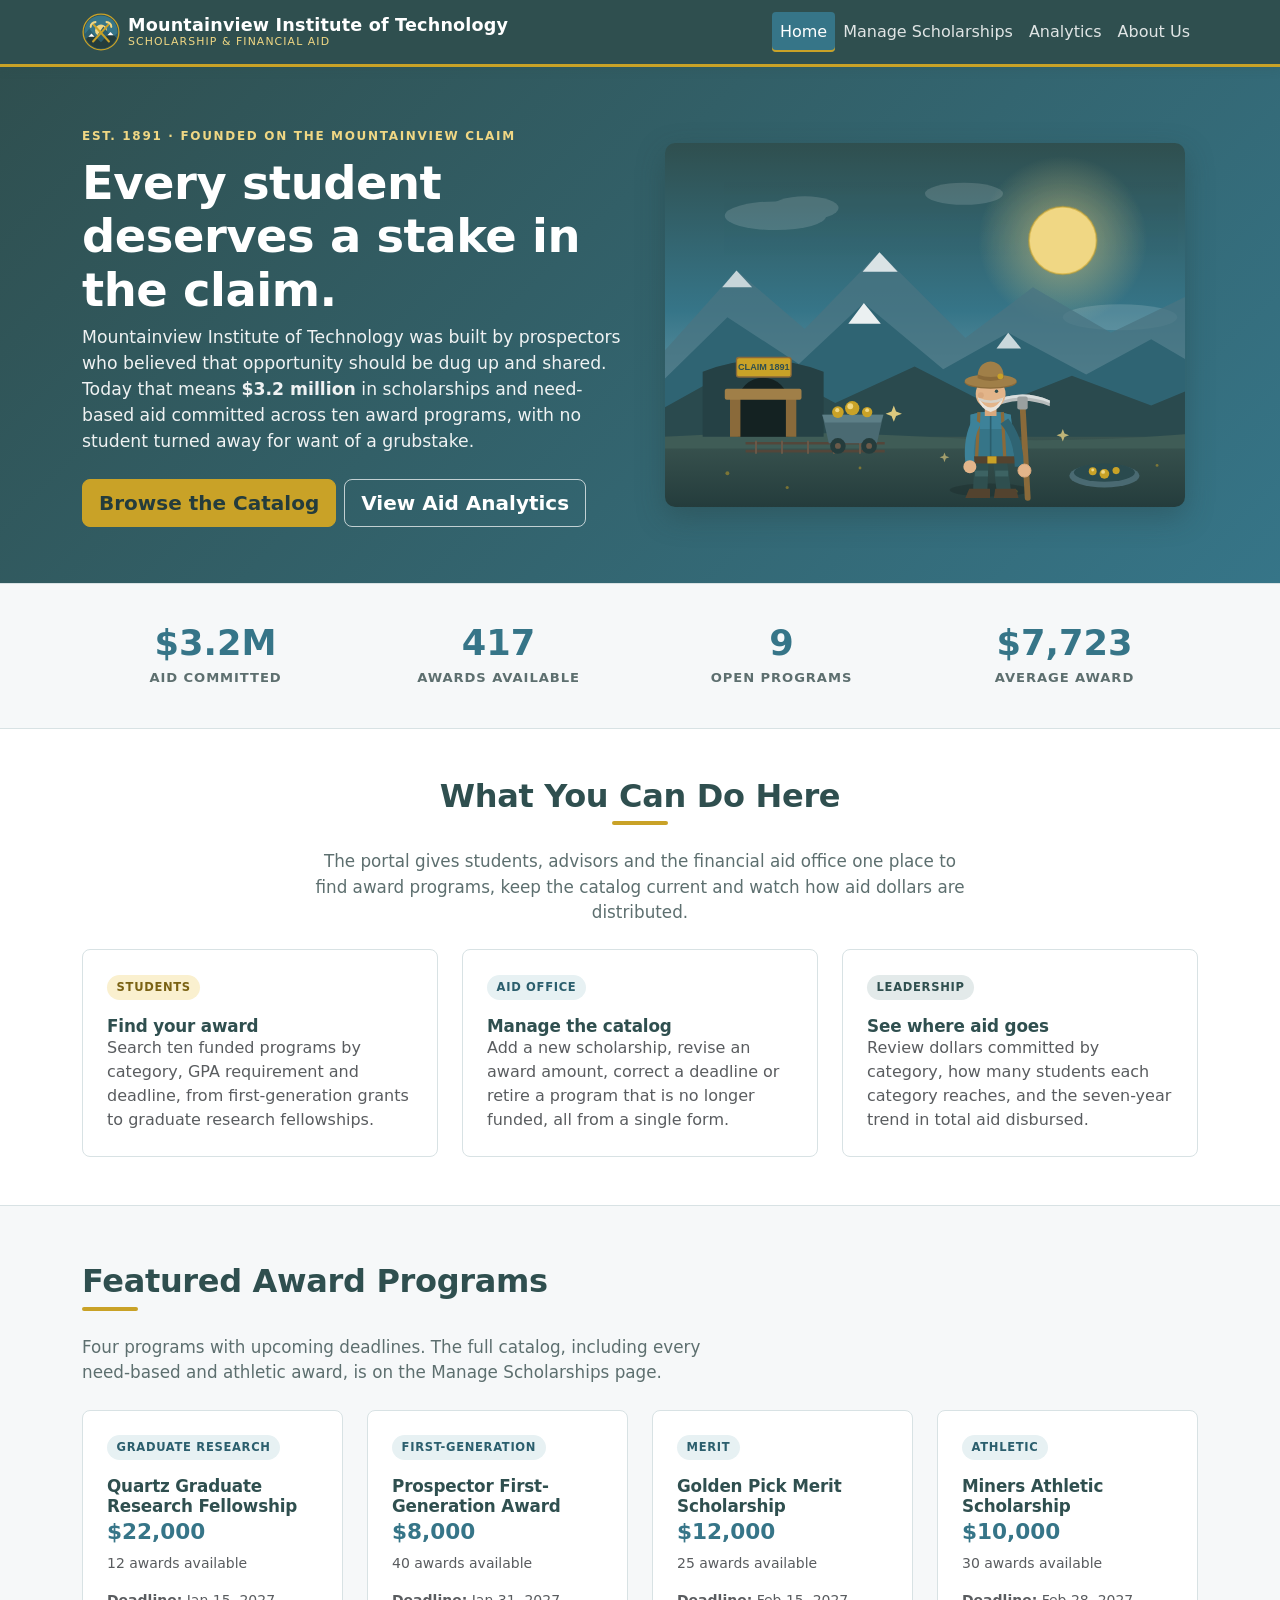
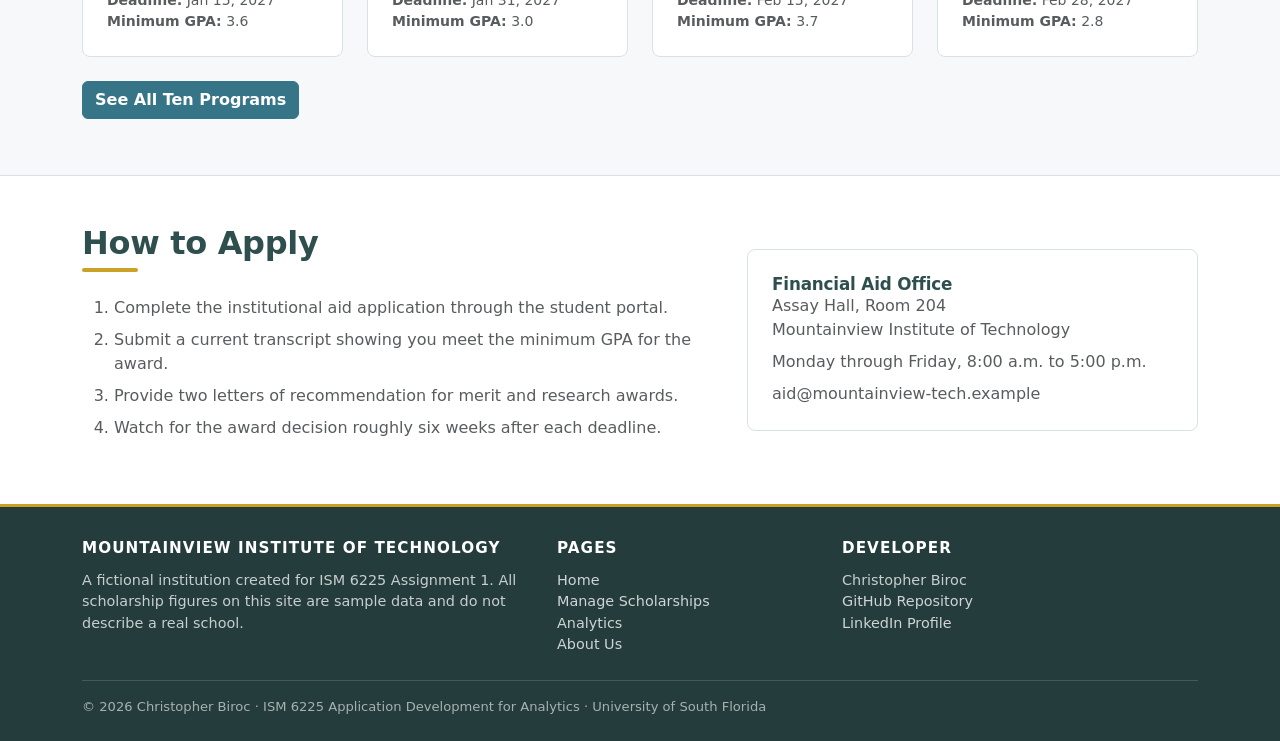
<file: index.html>
<!DOCTYPE html>
<html lang="en">

<head>
  <meta charset="utf-8">
  <meta name="viewport" content="width=device-width, initial-scale=1">
  <meta name="description" content="Scholarship and financial aid portal for Mountainview Institute of Technology. Browse award programs, manage the catalog and review aid analytics.">
  <meta name="author" content="Christopher Biroc">
  <title>Home | Mountainview Institute of Technology Scholarship Portal</title>

  <link rel="icon" href="img/logo.svg" type="image/svg+xml">
  <link rel="stylesheet" href="https://cdnjs.cloudflare.com/ajax/libs/bootstrap/5.3.3/css/bootstrap.min.css">
  <link rel="stylesheet" href="css/main.css">
</head>

<body>

  <!-- ====================== NAVIGATION (identical on every page) ====================== -->
  <nav class="navbar navbar-expand-lg navbar-dark mit-navbar sticky-top">
    <div class="container">
      <a class="navbar-brand d-flex align-items-center gap-2" href="index.html">
        <img src="img/logo.svg" alt="" class="brand-mark" width="38" height="38">
        <span class="brand-name">
          Mountainview Institute of Technology
          <span class="brand-sub">Scholarship &amp; Financial Aid</span>
        </span>
      </a>

      <button class="navbar-toggler" type="button" data-bs-toggle="collapse" data-bs-target="#mainNav"
              aria-controls="mainNav" aria-expanded="false" aria-label="Toggle navigation">
        <span class="navbar-toggler-icon"></span>
      </button>

      <div class="collapse navbar-collapse" id="mainNav">
        <ul class="navbar-nav ms-auto mb-2 mb-lg-0">
          <li class="nav-item"><a class="nav-link" href="index.html">Home</a></li>
          <li class="nav-item"><a class="nav-link" href="managescholarships.html">Manage Scholarships</a></li>
          <li class="nav-item"><a class="nav-link" href="analytics.html">Analytics</a></li>
          <li class="nav-item"><a class="nav-link" href="aboutus.html">About Us</a></li>
        </ul>
      </div>
    </div>
  </nav>

  <main>

    <!-- ====================== HERO ====================== -->
    <section class="hero">
      <div class="container">
        <div class="row align-items-center g-4">
          <div class="col-lg-6">
            <span class="hero-eyebrow">Est. 1891 &middot; Founded on the Mountainview Claim</span>
            <h1>Every student deserves a stake in the claim.</h1>
            <p class="mb-4">
              Mountainview Institute of Technology was built by prospectors who believed that
              opportunity should be dug up and shared. Today that means
              <strong>$3.2 million</strong> in scholarships and need-based aid committed across
              ten award programs, with no student turned away for want of a grubstake.
            </p>
            <div class="d-flex flex-wrap gap-2">
              <a href="managescholarships.html" class="btn btn-mit btn-lg">Browse the Catalog</a>
              <a href="analytics.html" class="btn btn-outline-light btn-lg btn-mit-outline">View Aid Analytics</a>
            </div>
          </div>

          <div class="col-lg-6 text-center">
            <img src="img/hero-miner.svg"
                 alt="A gold prospector with a pickaxe standing outside the Mountainview mine entrance in the mountains"
                 class="hero-art" width="800" height="560">
          </div>
        </div>
      </div>
    </section>

    <!-- ====================== KEY NUMBERS ====================== -->
    <section class="stat-band">
      <div class="container">
        <div class="row row-cols-2 row-cols-md-4 g-3">
          <div class="col">
            <div class="stat-tile">
              <div class="stat-value" id="statCommitted">&mdash;</div>
              <div class="stat-label">Aid Committed</div>
            </div>
          </div>
          <div class="col">
            <div class="stat-tile">
              <div class="stat-value" id="statAwards">&mdash;</div>
              <div class="stat-label">Awards Available</div>
            </div>
          </div>
          <div class="col">
            <div class="stat-tile">
              <div class="stat-value" id="statPrograms">&mdash;</div>
              <div class="stat-label">Open Programs</div>
            </div>
          </div>
          <div class="col">
            <div class="stat-tile">
              <div class="stat-value" id="statAverage">&mdash;</div>
              <div class="stat-label">Average Award</div>
            </div>
          </div>
        </div>
      </div>
    </section>

    <!-- ====================== WHAT THIS PORTAL DOES ====================== -->
    <section class="container py-5">
      <h2 class="section-title text-center">What You Can Do Here</h2>
      <p class="lead-muted mx-auto text-center mb-4">
        The portal gives students, advisors and the financial aid office one place to find
        award programs, keep the catalog current and watch how aid dollars are distributed.
      </p>

      <div class="row g-4">
        <div class="col-md-4">
          <div class="mit-card p-4 h-100">
            <span class="pill pill-gold mb-3">Students</span>
            <h3 class="card-title">Find your award</h3>
            <p class="text-muted mb-0">
              Search ten funded programs by category, GPA requirement and deadline, from
              first-generation grants to graduate research fellowships.
            </p>
          </div>
        </div>

        <div class="col-md-4">
          <div class="mit-card p-4 h-100">
            <span class="pill mb-3">Aid Office</span>
            <h3 class="card-title">Manage the catalog</h3>
            <p class="text-muted mb-0">
              Add a new scholarship, revise an award amount, correct a deadline or retire a
              program that is no longer funded, all from a single form.
            </p>
          </div>
        </div>

        <div class="col-md-4">
          <div class="mit-card p-4 h-100">
            <span class="pill pill-slate mb-3">Leadership</span>
            <h3 class="card-title">See where aid goes</h3>
            <p class="text-muted mb-0">
              Review dollars committed by category, how many students each category reaches,
              and the seven-year trend in total aid disbursed.
            </p>
          </div>
        </div>
      </div>
    </section>

    <!-- ====================== FEATURED SCHOLARSHIPS ====================== -->
    <section class="stat-band">
      <div class="container py-4">
        <h2 class="section-title">Featured Award Programs</h2>
        <p class="lead-muted mb-4">
          Four programs with upcoming deadlines. The full catalog, including every
          need-based and athletic award, is on the Manage Scholarships page.
        </p>

        <div class="row g-4" id="featuredCards">
          <!-- Cards are generated by js/home.js from the shared dataset -->
        </div>

        <div class="mt-4">
          <a href="managescholarships.html" class="btn btn-teal">See All Ten Programs</a>
        </div>
      </div>
    </section>

    <!-- ====================== DEADLINE NOTE ====================== -->
    <section class="container py-5">
      <div class="row g-4 align-items-center">
        <div class="col-md-7">
          <h2 class="section-title">How to Apply</h2>
          <ol class="text-muted">
            <li class="mb-2">Complete the institutional aid application through the student portal.</li>
            <li class="mb-2">Submit a current transcript showing you meet the minimum GPA for the award.</li>
            <li class="mb-2">Provide two letters of recommendation for merit and research awards.</li>
            <li class="mb-0">Watch for the award decision roughly six weeks after each deadline.</li>
          </ol>
        </div>
        <div class="col-md-5">
          <div class="mit-card p-4 h-100">
            <h3 class="card-title">Financial Aid Office</h3>
            <p class="text-muted mb-2">Assay Hall, Room 204<br>Mountainview Institute of Technology</p>
            <p class="text-muted mb-2">Monday through Friday, 8:00 a.m. to 5:00 p.m.</p>
            <p class="text-muted mb-0">aid@mountainview-tech.example</p>
          </div>
        </div>
      </div>
    </section>

  </main>

  <!-- ====================== FOOTER (identical on every page) ====================== -->
  <footer class="mit-footer">
    <div class="container">
      <div class="row g-4">
        <div class="col-md-5">
          <h5>Mountainview Institute of Technology</h5>
          <p class="mb-0">
            A fictional institution created for ISM 6225 Assignment 1. All scholarship
            figures on this site are sample data and do not describe a real school.
          </p>
        </div>

        <div class="col-md-3">
          <h5>Pages</h5>
          <ul class="list-unstyled mb-0">
            <li><a href="index.html">Home</a></li>
            <li><a href="managescholarships.html">Manage Scholarships</a></li>
            <li><a href="analytics.html">Analytics</a></li>
            <li><a href="aboutus.html">About Us</a></li>
          </ul>
        </div>

        <div class="col-md-4">
          <h5>Developer</h5>
          <ul class="list-unstyled mb-0">
            <li>Christopher Biroc</li>
            <li><a href="https://github.com/cbirocUSF/Assignment_LookAndFeel" target="_blank" rel="noopener">GitHub Repository</a></li>
            <li><a href="https://www.linkedin.com/in/christopherbiroc" target="_blank" rel="noopener">LinkedIn Profile</a></li>
          </ul>
        </div>
      </div>

      <div class="footer-note">
        &copy; <span id="footerYear">2026</span> Christopher Biroc &middot; ISM 6225 Application Development for Analytics &middot; University of South Florida
      </div>
    </div>
  </footer>

  <!-- ====================== SCRIPTS ====================== -->
  <script src="https://cdnjs.cloudflare.com/ajax/libs/bootstrap/5.3.3/js/bootstrap.bundle.min.js"></script>
  <script src="js/data.js"></script>
  <script src="js/main.js"></script>
  <script src="js/home.js"></script>
</body>

</html>
</file>
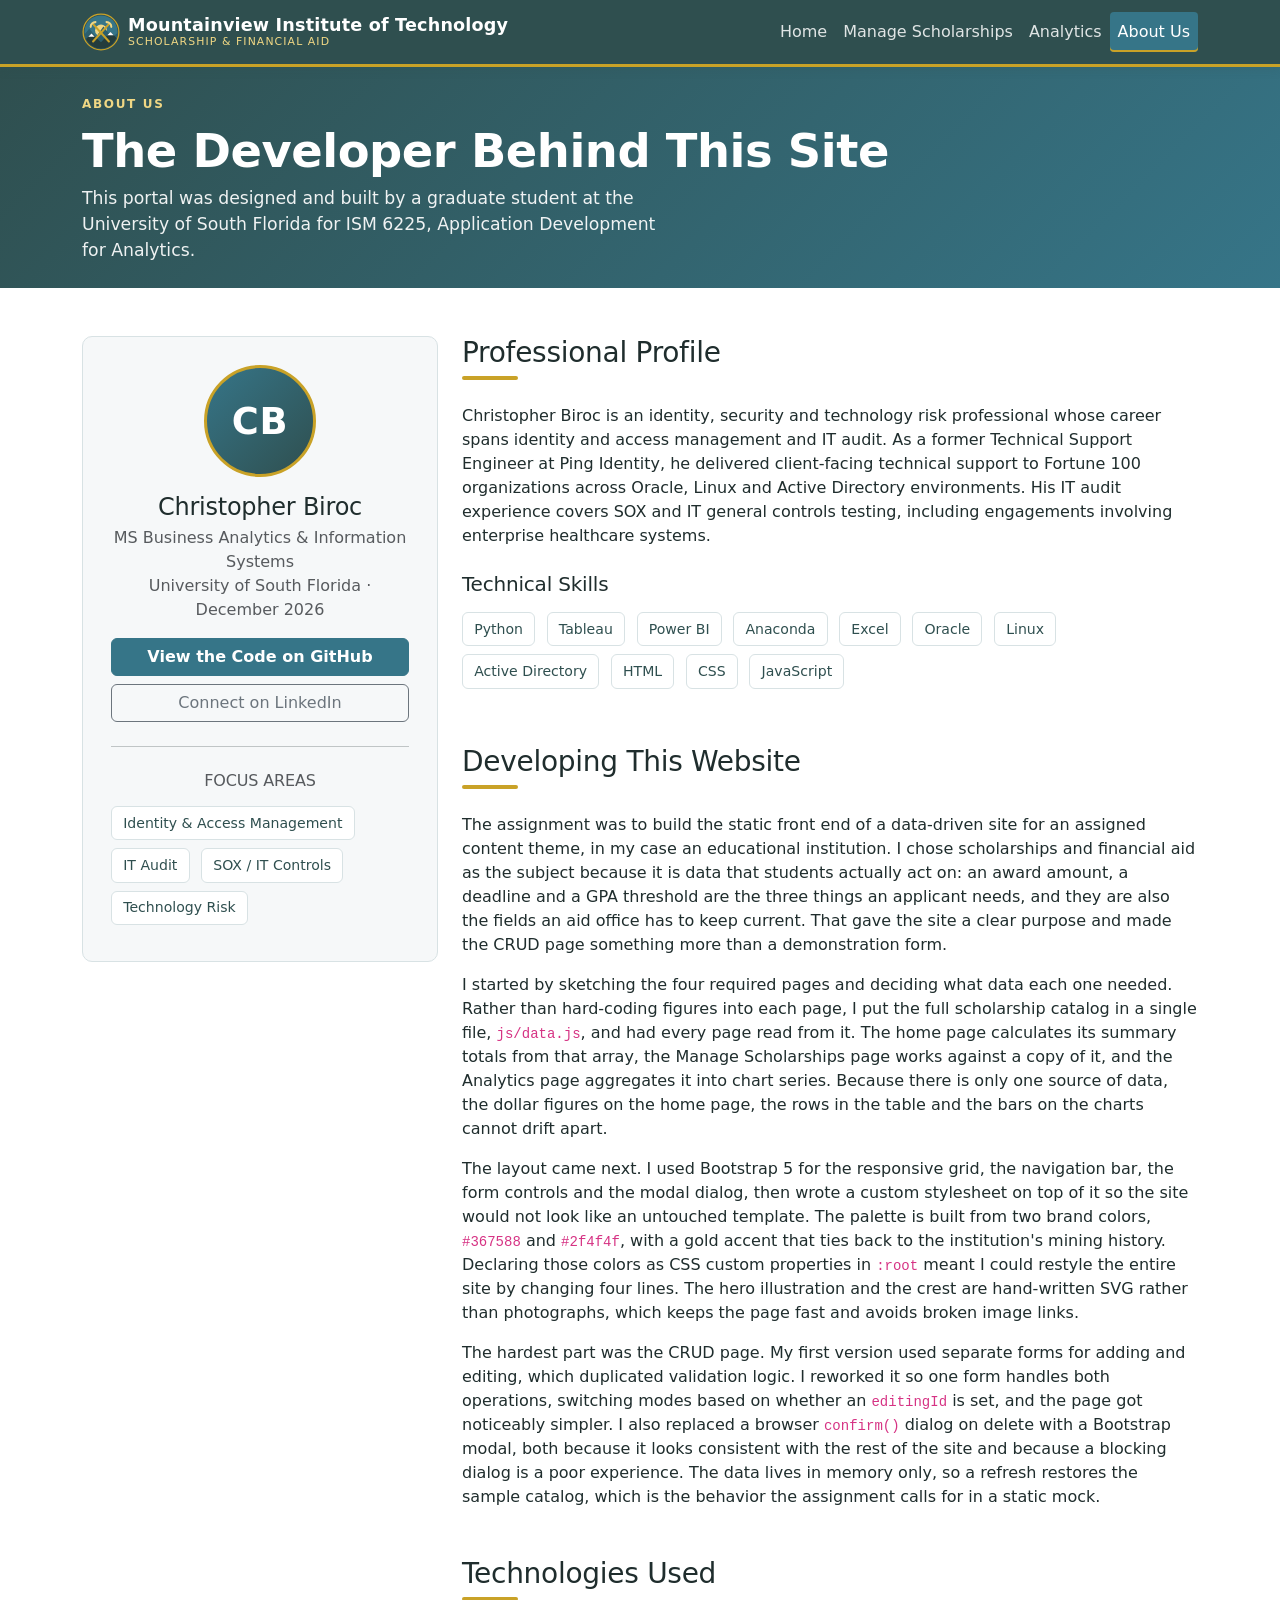
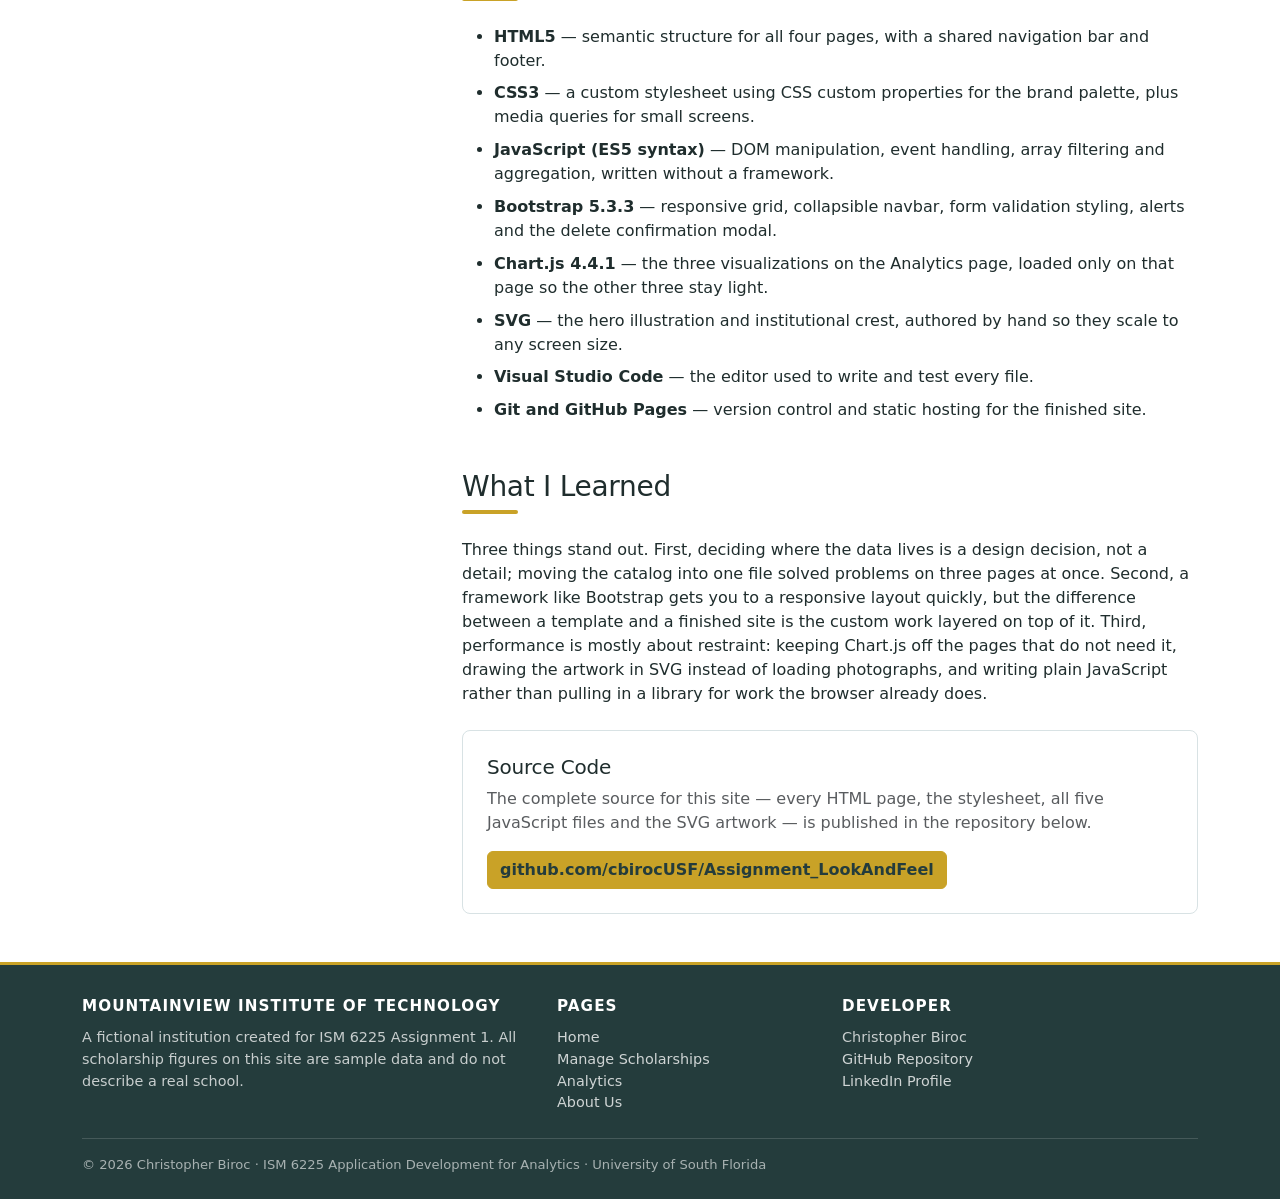
<file: aboutus.html>
<!DOCTYPE html>
<html lang="en">

<head>
  <meta charset="utf-8">
  <meta name="viewport" content="width=device-width, initial-scale=1">
  <meta name="description" content="About the developer: Christopher Biroc, MS Business Analytics and Information Systems candidate at the University of South Florida, and how this scholarship portal was built.">
  <meta name="author" content="Christopher Biroc">
  <title>About Us | Mountainview Institute of Technology Scholarship Portal</title>

  <link rel="icon" href="img/logo.svg" type="image/svg+xml">
  <link rel="stylesheet" href="https://cdnjs.cloudflare.com/ajax/libs/bootstrap/5.3.3/css/bootstrap.min.css">
  <link rel="stylesheet" href="css/main.css">
</head>

<body>

  <!-- ====================== NAVIGATION (identical on every page) ====================== -->
  <nav class="navbar navbar-expand-lg navbar-dark mit-navbar sticky-top">
    <div class="container">
      <a class="navbar-brand d-flex align-items-center gap-2" href="index.html">
        <img src="img/logo.svg" alt="" class="brand-mark" width="38" height="38">
        <span class="brand-name">
          Mountainview Institute of Technology
          <span class="brand-sub">Scholarship &amp; Financial Aid</span>
        </span>
      </a>

      <button class="navbar-toggler" type="button" data-bs-toggle="collapse" data-bs-target="#mainNav"
              aria-controls="mainNav" aria-expanded="false" aria-label="Toggle navigation">
        <span class="navbar-toggler-icon"></span>
      </button>

      <div class="collapse navbar-collapse" id="mainNav">
        <ul class="navbar-nav ms-auto mb-2 mb-lg-0">
          <li class="nav-item"><a class="nav-link" href="index.html">Home</a></li>
          <li class="nav-item"><a class="nav-link" href="managescholarships.html">Manage Scholarships</a></li>
          <li class="nav-item"><a class="nav-link" href="analytics.html">Analytics</a></li>
          <li class="nav-item"><a class="nav-link" href="aboutus.html">About Us</a></li>
        </ul>
      </div>
    </div>
  </nav>

  <main>

    <!-- ====================== PAGE HEADER ====================== -->
    <section class="hero py-4">
      <div class="container">
        <span class="hero-eyebrow">About Us</span>
        <h1 class="h2 mb-2">The Developer Behind This Site</h1>
        <p class="mb-0">
          This portal was designed and built by a graduate student at the University of
          South Florida for ISM 6225, Application Development for Analytics.
        </p>
      </div>
    </section>

    <div class="container py-5">
      <div class="row g-4">

        <!-- ====================== PROFILE CARD ====================== -->
        <div class="col-lg-4">
          <div class="profile-card text-center">
            <div class="profile-avatar" aria-hidden="true">CB</div>

            <h2 class="h4 mb-1">Christopher Biroc</h2>
            <p class="text-muted mb-3">
              MS Business Analytics &amp; Information Systems<br>
              University of South Florida &middot; December 2026
            </p>

            <div class="d-grid gap-2">
              <a href="https://github.com/cbirocUSF/Assignment_LookAndFeel"
                 class="btn btn-teal" target="_blank" rel="noopener">
                View the Code on GitHub
              </a>
              <a href="https://www.linkedin.com/in/christopherbiroc"
                 class="btn btn-outline-secondary" target="_blank" rel="noopener">
                Connect on LinkedIn
              </a>
            </div>

            <hr class="my-4">

            <h3 class="h6 text-uppercase text-muted mb-3">Focus Areas</h3>
            <p class="mb-0 text-start">
              <span class="skill-chip">Identity &amp; Access Management</span>
              <span class="skill-chip">IT Audit</span>
              <span class="skill-chip">SOX / IT Controls</span>
              <span class="skill-chip">Technology Risk</span>
            </p>
          </div>
        </div>

        <!-- ====================== NARRATIVE ====================== -->
        <div class="col-lg-8">

          <h2 class="section-title h3">Professional Profile</h2>
          <p>
            Christopher Biroc is an identity, security and technology risk professional whose
            career spans identity and access management and IT audit. As a former Technical
            Support Engineer at Ping Identity, he delivered client-facing technical support to
            Fortune 100 organizations across Oracle, Linux and Active Directory environments.
            His IT audit experience covers SOX and IT general controls testing, including
            engagements involving enterprise healthcare systems.
          </p>

          <h3 class="h5 mt-4 mb-3">Technical Skills</h3>
          <p>
            <span class="skill-chip">Python</span>
            <span class="skill-chip">Tableau</span>
            <span class="skill-chip">Power BI</span>
            <span class="skill-chip">Anaconda</span>
            <span class="skill-chip">Excel</span>
            <span class="skill-chip">Oracle</span>
            <span class="skill-chip">Linux</span>
            <span class="skill-chip">Active Directory</span>
            <span class="skill-chip">HTML</span>
            <span class="skill-chip">CSS</span>
            <span class="skill-chip">JavaScript</span>
          </p>

          <!-- ====================== BUILD WRITE-UP ====================== -->
          <h2 class="section-title h3 mt-5">Developing This Website</h2>
          <p>
            The assignment was to build the static front end of a data-driven site for an
            assigned content theme, in my case an educational institution. I chose scholarships
            and financial aid as the subject because it is data that students actually act on:
            an award amount, a deadline and a GPA threshold are the three things an applicant
            needs, and they are also the fields an aid office has to keep current. That gave the
            site a clear purpose and made the CRUD page something more than a demonstration form.
          </p>
          <p>
            I started by sketching the four required pages and deciding what data each one needed.
            Rather than hard-coding figures into each page, I put the full scholarship catalog in a
            single file, <code>js/data.js</code>, and had every page read from it. The home page
            calculates its summary totals from that array, the Manage Scholarships page works
            against a copy of it, and the Analytics page aggregates it into chart series. Because
            there is only one source of data, the dollar figures on the home page, the rows in the
            table and the bars on the charts cannot drift apart.
          </p>
          <p>
            The layout came next. I used Bootstrap 5 for the responsive grid, the navigation bar,
            the form controls and the modal dialog, then wrote a custom stylesheet on top of it so
            the site would not look like an untouched template. The palette is built from two
            brand colors, <code>#367588</code> and <code>#2f4f4f</code>, with a gold accent that
            ties back to the institution's mining history. Declaring those colors as CSS custom
            properties in <code>:root</code> meant I could restyle the entire site by changing
            four lines. The hero illustration and the crest are hand-written SVG rather than
            photographs, which keeps the page fast and avoids broken image links.
          </p>
          <p>
            The hardest part was the CRUD page. My first version used separate forms for adding
            and editing, which duplicated validation logic. I reworked it so one form handles both
            operations, switching modes based on whether an <code>editingId</code> is set, and the
            page got noticeably simpler. I also replaced a browser <code>confirm()</code> dialog on
            delete with a Bootstrap modal, both because it looks consistent with the rest of the
            site and because a blocking dialog is a poor experience. The data lives in memory only,
            so a refresh restores the sample catalog, which is the behavior the assignment calls
            for in a static mock.
          </p>

          <!-- ====================== TECHNOLOGY LIST ====================== -->
          <h2 class="section-title h3 mt-5">Technologies Used</h2>
          <ul class="tech-list">
            <li><strong>HTML5</strong> &mdash; semantic structure for all four pages, with a shared navigation bar and footer.</li>
            <li><strong>CSS3</strong> &mdash; a custom stylesheet using CSS custom properties for the brand palette, plus media queries for small screens.</li>
            <li><strong>JavaScript (ES5 syntax)</strong> &mdash; DOM manipulation, event handling, array filtering and aggregation, written without a framework.</li>
            <li><strong>Bootstrap 5.3.3</strong> &mdash; responsive grid, collapsible navbar, form validation styling, alerts and the delete confirmation modal.</li>
            <li><strong>Chart.js 4.4.1</strong> &mdash; the three visualizations on the Analytics page, loaded only on that page so the other three stay light.</li>
            <li><strong>SVG</strong> &mdash; the hero illustration and institutional crest, authored by hand so they scale to any screen size.</li>
            <li><strong>Visual Studio Code</strong> &mdash; the editor used to write and test every file.</li>
            <li><strong>Git and GitHub Pages</strong> &mdash; version control and static hosting for the finished site.</li>
          </ul>

          <!-- ====================== WHAT I LEARNED ====================== -->
          <h2 class="section-title h3 mt-5">What I Learned</h2>
          <p>
            Three things stand out. First, deciding where the data lives is a design decision, not
            a detail; moving the catalog into one file solved problems on three pages at once.
            Second, a framework like Bootstrap gets you to a responsive layout quickly, but the
            difference between a template and a finished site is the custom work layered on top of
            it. Third, performance is mostly about restraint: keeping Chart.js off the pages that
            do not need it, drawing the artwork in SVG instead of loading photographs, and writing
            plain JavaScript rather than pulling in a library for work the browser already does.
          </p>

          <div class="mit-card p-4 mt-4">
            <h3 class="h5">Source Code</h3>
            <p class="text-muted mb-3">
              The complete source for this site &mdash; every HTML page, the stylesheet, all five
              JavaScript files and the SVG artwork &mdash; is published in the repository below.
            </p>
            <a href="https://github.com/cbirocUSF/Assignment_LookAndFeel"
               class="btn btn-mit btn-url" target="_blank" rel="noopener">
              github.com/cbirocUSF/Assignment_LookAndFeel
            </a>
          </div>

        </div>
      </div>
    </div>

  </main>

  <!-- ====================== FOOTER (identical on every page) ====================== -->
  <footer class="mit-footer">
    <div class="container">
      <div class="row g-4">
        <div class="col-md-5">
          <h5>Mountainview Institute of Technology</h5>
          <p class="mb-0">
            A fictional institution created for ISM 6225 Assignment 1. All scholarship
            figures on this site are sample data and do not describe a real school.
          </p>
        </div>

        <div class="col-md-3">
          <h5>Pages</h5>
          <ul class="list-unstyled mb-0">
            <li><a href="index.html">Home</a></li>
            <li><a href="managescholarships.html">Manage Scholarships</a></li>
            <li><a href="analytics.html">Analytics</a></li>
            <li><a href="aboutus.html">About Us</a></li>
          </ul>
        </div>

        <div class="col-md-4">
          <h5>Developer</h5>
          <ul class="list-unstyled mb-0">
            <li>Christopher Biroc</li>
            <li><a href="https://github.com/cbirocUSF/Assignment_LookAndFeel" target="_blank" rel="noopener">GitHub Repository</a></li>
            <li><a href="https://www.linkedin.com/in/christopherbiroc" target="_blank" rel="noopener">LinkedIn Profile</a></li>
          </ul>
        </div>
      </div>

      <div class="footer-note">
        &copy; <span id="footerYear">2026</span> Christopher Biroc &middot; ISM 6225 Application Development for Analytics &middot; University of South Florida
      </div>
    </div>
  </footer>

  <!-- ====================== SCRIPTS ====================== -->
  <script src="https://cdnjs.cloudflare.com/ajax/libs/bootstrap/5.3.3/js/bootstrap.bundle.min.js"></script>
  <script src="js/main.js"></script>
</body>

</html>
</file>
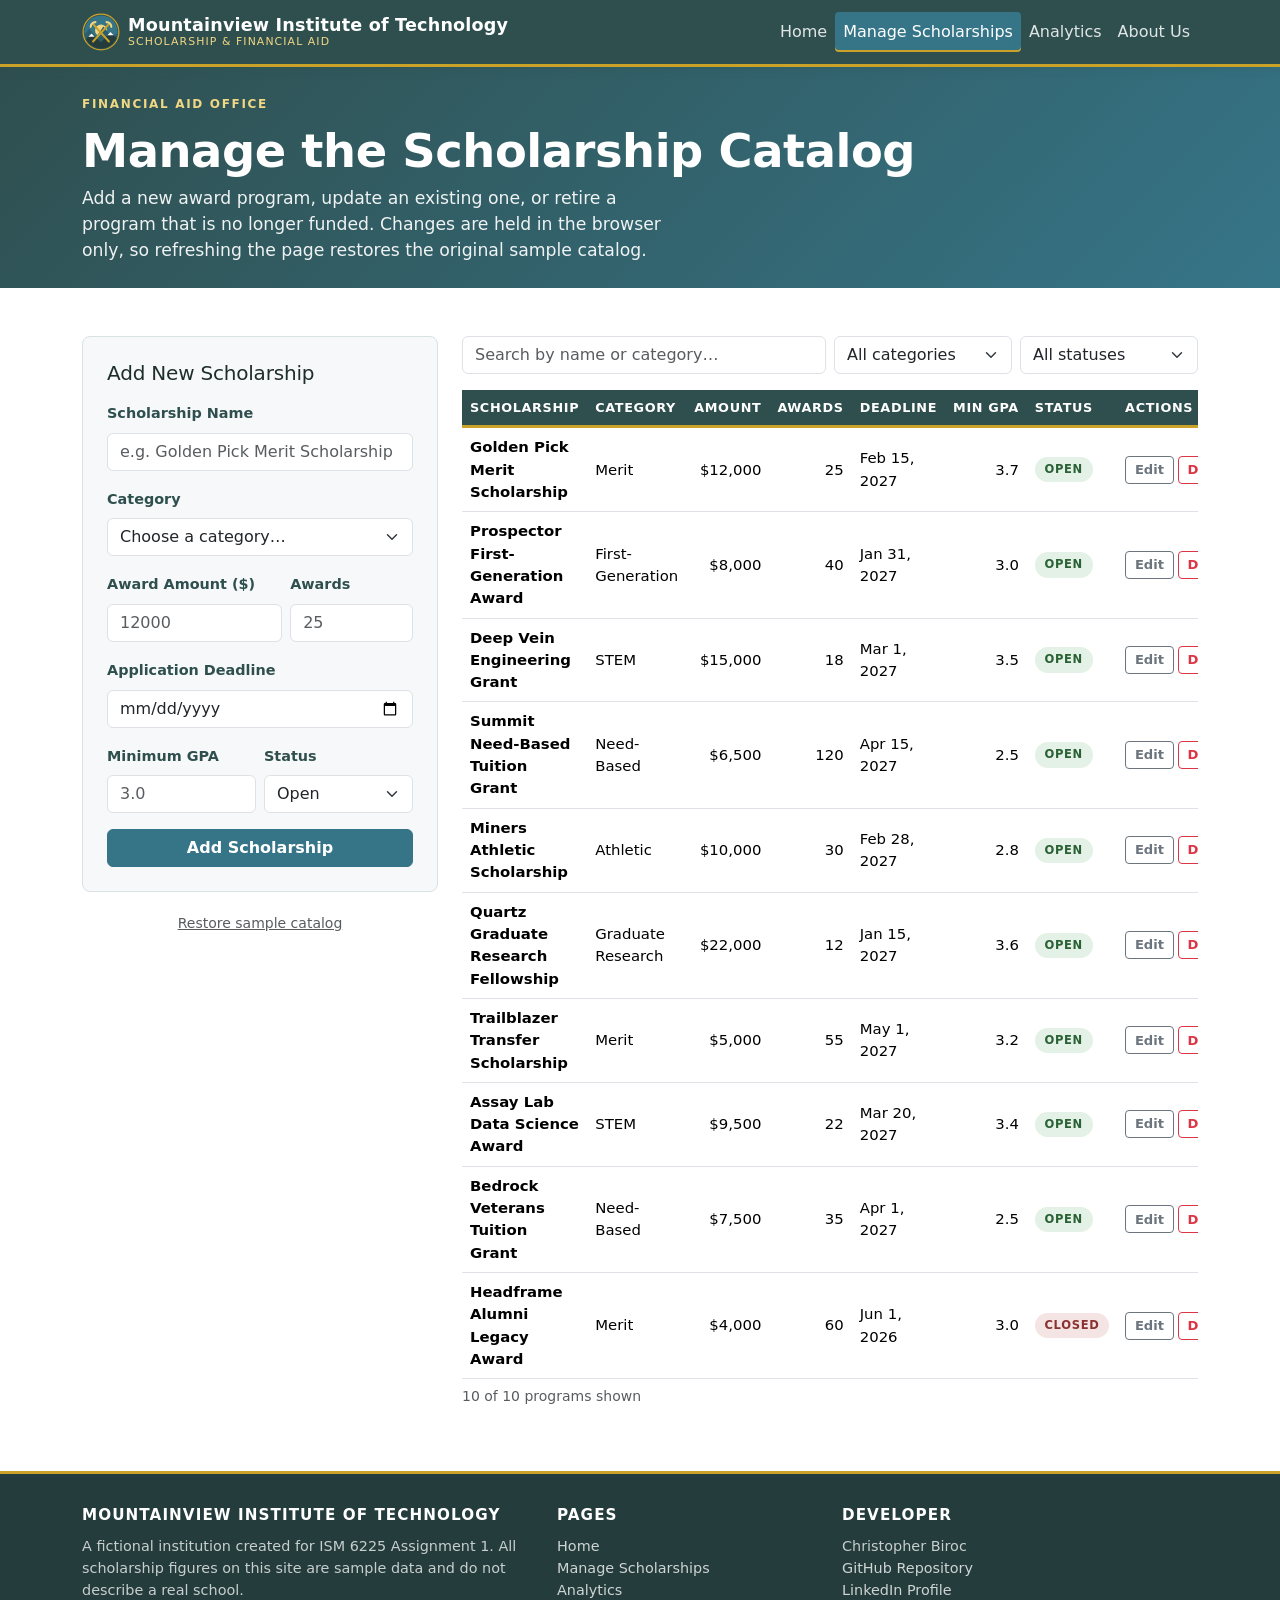
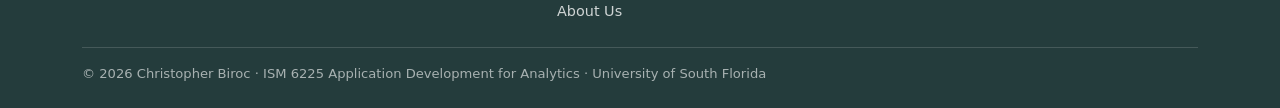
<file: managescholarships.html>
<!DOCTYPE html>
<html lang="en">

<head>
  <meta charset="utf-8">
  <meta name="viewport" content="width=device-width, initial-scale=1">
  <meta name="description" content="Manage the Mountainview Institute of Technology scholarship catalog: add, review, update and delete award programs.">
  <meta name="author" content="Christopher Biroc">
  <title>Manage Scholarships | Mountainview Institute of Technology Scholarship Portal</title>

  <link rel="icon" href="img/logo.svg" type="image/svg+xml">
  <link rel="stylesheet" href="https://cdnjs.cloudflare.com/ajax/libs/bootstrap/5.3.3/css/bootstrap.min.css">
  <link rel="stylesheet" href="css/main.css">
</head>

<body>

  <!-- ====================== NAVIGATION (identical on every page) ====================== -->
  <nav class="navbar navbar-expand-lg navbar-dark mit-navbar sticky-top">
    <div class="container">
      <a class="navbar-brand d-flex align-items-center gap-2" href="index.html">
        <img src="img/logo.svg" alt="" class="brand-mark" width="38" height="38">
        <span class="brand-name">
          Mountainview Institute of Technology
          <span class="brand-sub">Scholarship &amp; Financial Aid</span>
        </span>
      </a>

      <button class="navbar-toggler" type="button" data-bs-toggle="collapse" data-bs-target="#mainNav"
              aria-controls="mainNav" aria-expanded="false" aria-label="Toggle navigation">
        <span class="navbar-toggler-icon"></span>
      </button>

      <div class="collapse navbar-collapse" id="mainNav">
        <ul class="navbar-nav ms-auto mb-2 mb-lg-0">
          <li class="nav-item"><a class="nav-link" href="index.html">Home</a></li>
          <li class="nav-item"><a class="nav-link" href="managescholarships.html">Manage Scholarships</a></li>
          <li class="nav-item"><a class="nav-link" href="analytics.html">Analytics</a></li>
          <li class="nav-item"><a class="nav-link" href="aboutus.html">About Us</a></li>
        </ul>
      </div>
    </div>
  </nav>

  <main>

    <!-- ====================== PAGE HEADER ====================== -->
    <section class="hero py-4">
      <div class="container">
        <span class="hero-eyebrow">Financial Aid Office</span>
        <h1 class="h2 mb-2">Manage the Scholarship Catalog</h1>
        <p class="mb-0">
          Add a new award program, update an existing one, or retire a program that is no
          longer funded. Changes are held in the browser only, so refreshing the page
          restores the original sample catalog.
        </p>
      </div>
    </section>

    <div class="container py-5">
      <div class="row g-4">

        <!-- ====================== CREATE / UPDATE FORM ====================== -->
        <div class="col-lg-4">
          <div class="form-panel">
            <h2 class="h5 mb-3" id="formTitle">Add New Scholarship</h2>

            <form id="scholarshipForm" class="needs-validation" novalidate>

              <div class="mb-3">
                <label for="name" class="form-label">Scholarship Name</label>
                <input type="text" class="form-control" id="name" required maxlength="80"
                       placeholder="e.g. Golden Pick Merit Scholarship">
                <div class="invalid-feedback">Please enter a scholarship name.</div>
              </div>

              <div class="mb-3">
                <label for="category" class="form-label">Category</label>
                <select class="form-select" id="category" required>
                  <option value="">Choose a category&hellip;</option>
                  <!-- Options are added by js/scholarships.js from the CATEGORIES array -->
                </select>
                <div class="invalid-feedback">Please choose a category.</div>
              </div>

              <div class="row g-2 mb-3">
                <div class="col-7">
                  <label for="amount" class="form-label">Award Amount ($)</label>
                  <input type="number" class="form-control" id="amount" required min="500" max="100000" step="100"
                         placeholder="12000">
                  <div class="invalid-feedback">Enter an amount between $500 and $100,000.</div>
                </div>
                <div class="col-5">
                  <label for="awards" class="form-label">Awards</label>
                  <input type="number" class="form-control" id="awards" required min="1" max="999" step="1"
                         placeholder="25">
                  <div class="invalid-feedback">Enter 1 or more.</div>
                </div>
              </div>

              <div class="mb-3">
                <label for="deadline" class="form-label">Application Deadline</label>
                <input type="date" class="form-control" id="deadline" required>
                <div class="invalid-feedback">Please choose a deadline.</div>
              </div>

              <div class="row g-2 mb-3">
                <div class="col-6">
                  <label for="minGpa" class="form-label">Minimum GPA</label>
                  <input type="number" class="form-control" id="minGpa" required min="0" max="4" step="0.1"
                         placeholder="3.0">
                  <div class="invalid-feedback">Enter 0.0 to 4.0.</div>
                </div>
                <div class="col-6">
                  <label for="status" class="form-label">Status</label>
                  <select class="form-select" id="status" required>
                    <option value="Open">Open</option>
                    <option value="Closed">Closed</option>
                  </select>
                  <div class="invalid-feedback">Please choose a status.</div>
                </div>
              </div>

              <div class="d-grid gap-2">
                <button type="submit" class="btn btn-teal" id="submitButton">Add Scholarship</button>
                <button type="button" class="btn btn-outline-secondary d-none" id="cancelButton">Cancel Edit</button>
              </div>

            </form>
          </div>

          <div class="mt-3 text-center">
            <button type="button" class="btn btn-sm btn-link text-muted" id="resetDataButton">
              Restore sample catalog
            </button>
          </div>
        </div>

        <!-- ====================== READ: FILTERS AND TABLE ====================== -->
        <div class="col-lg-8">

          <!-- Feedback messages appear here after each operation -->
          <div id="alertBox" aria-live="polite"></div>

          <div class="row g-2 mb-3">
            <div class="col-md-6">
              <label for="searchBox" class="form-label visually-hidden">Search scholarships</label>
              <input type="search" class="form-control" id="searchBox"
                     placeholder="Search by name or category&hellip;">
            </div>
            <div class="col-md-3">
              <label for="categoryFilter" class="form-label visually-hidden">Filter by category</label>
              <select class="form-select" id="categoryFilter">
                <option value="All">All categories</option>
                <!-- Options are added by js/scholarships.js -->
              </select>
            </div>
            <div class="col-md-3">
              <label for="statusFilter" class="form-label visually-hidden">Filter by status</label>
              <select class="form-select" id="statusFilter">
                <option value="All">All statuses</option>
                <option value="Open">Open only</option>
                <option value="Closed">Closed only</option>
              </select>
            </div>
          </div>

          <div class="table-responsive">
            <table class="table table-mit table-hover align-middle mb-2">
              <caption class="visually-hidden">Scholarship award programs with amount, awards available, deadline, minimum GPA and status</caption>
              <thead>
                <tr>
                  <th scope="col">Scholarship</th>
                  <th scope="col">Category</th>
                  <th scope="col" class="text-end">Amount</th>
                  <th scope="col" class="text-end">Awards</th>
                  <th scope="col">Deadline</th>
                  <th scope="col" class="text-end">Min GPA</th>
                  <th scope="col">Status</th>
                  <th scope="col">Actions</th>
                </tr>
              </thead>
              <tbody id="scholarshipTableBody">
                <!-- Rows are generated by js/scholarships.js -->
              </tbody>
            </table>
          </div>

          <p class="text-muted small" id="recordCount" aria-live="polite"></p>

        </div>
      </div>
    </div>

  </main>

  <!-- ====================== DELETE CONFIRMATION MODAL ====================== -->
  <div class="modal fade" id="deleteModal" tabindex="-1" aria-labelledby="deleteModalLabel" aria-hidden="true">
    <div class="modal-dialog modal-dialog-centered">
      <div class="modal-content">
        <div class="modal-header">
          <h2 class="modal-title h5" id="deleteModalLabel">Delete Scholarship</h2>
          <button type="button" class="btn-close" data-bs-dismiss="modal" aria-label="Close"></button>
        </div>
        <div class="modal-body">
          <p class="mb-0">
            Remove <strong id="deleteTargetName">this scholarship</strong> from the catalog?
            This cannot be undone without restoring the sample data.
          </p>
        </div>
        <div class="modal-footer">
          <button type="button" class="btn btn-outline-secondary" data-bs-dismiss="modal">Cancel</button>
          <button type="button" class="btn btn-danger" id="confirmDeleteButton">Delete</button>
        </div>
      </div>
    </div>
  </div>

  <!-- ====================== FOOTER (identical on every page) ====================== -->
  <footer class="mit-footer">
    <div class="container">
      <div class="row g-4">
        <div class="col-md-5">
          <h5>Mountainview Institute of Technology</h5>
          <p class="mb-0">
            A fictional institution created for ISM 6225 Assignment 1. All scholarship
            figures on this site are sample data and do not describe a real school.
          </p>
        </div>

        <div class="col-md-3">
          <h5>Pages</h5>
          <ul class="list-unstyled mb-0">
            <li><a href="index.html">Home</a></li>
            <li><a href="managescholarships.html">Manage Scholarships</a></li>
            <li><a href="analytics.html">Analytics</a></li>
            <li><a href="aboutus.html">About Us</a></li>
          </ul>
        </div>

        <div class="col-md-4">
          <h5>Developer</h5>
          <ul class="list-unstyled mb-0">
            <li>Christopher Biroc</li>
            <li><a href="https://github.com/cbirocUSF/Assignment_LookAndFeel" target="_blank" rel="noopener">GitHub Repository</a></li>
            <li><a href="https://www.linkedin.com/in/christopherbiroc" target="_blank" rel="noopener">LinkedIn Profile</a></li>
          </ul>
        </div>
      </div>

      <div class="footer-note">
        &copy; <span id="footerYear">2026</span> Christopher Biroc &middot; ISM 6225 Application Development for Analytics &middot; University of South Florida
      </div>
    </div>
  </footer>

  <!-- ====================== SCRIPTS ====================== -->
  <script src="https://cdnjs.cloudflare.com/ajax/libs/bootstrap/5.3.3/js/bootstrap.bundle.min.js"></script>
  <script src="js/data.js"></script>
  <script src="js/main.js"></script>
  <script src="js/scholarships.js"></script>
</body>

</html>
</file>
<file: css/main.css>
/* ==========================================================================
   Mountainview Institute of Technology - Scholarship & Financial Aid Portal
   ISM 6225 Assignment 1 - Look and Feel
   Author: Christopher Biroc
   --------------------------------------------------------------------------
   Custom stylesheet layered on top of Bootstrap 5. Bootstrap supplies the
   responsive grid and components; this file supplies the brand palette,
   typography and the custom hero / card treatments.
   ========================================================================== */

/* --------------------------------------------------------------------------
   1. Brand tokens
   -------------------------------------------------------------------------- */
:root {
  --mit-teal: #367588;        /* primary brand color */
  --mit-teal-dark: #2b5e6d;
  --mit-teal-light: #e7f1f3;
  --mit-slate: #2f4f4f;       /* secondary brand color */
  --mit-slate-dark: #243c3c;
  --mit-gold: #c9a227;        /* accent - the gold miner heritage */
  --mit-gold-light: #f0d784;
  --mit-surface: #f6f8f9;
  --mit-border: #d8e2e4;
  --mit-text: #1f2d2d;
  --mit-muted: #5d6f6f;
}

/* --------------------------------------------------------------------------
   2. Base typography and layout
   -------------------------------------------------------------------------- */
body {
  font-family: "Segoe UI", system-ui, -apple-system, "Helvetica Neue", Arial, sans-serif;
  color: var(--mit-text);
  background-color: #ffffff;
  /* Push the footer to the bottom even on short pages */
  display: flex;
  flex-direction: column;
  min-height: 100vh;
}

main {
  flex: 1 0 auto;
}

h1, h2, h3, h4, h5 {
  color: var(--mit-slate);
  font-weight: 600;
  letter-spacing: -0.01em;
}

a {
  color: var(--mit-teal);
}

a:hover {
  color: var(--mit-teal-dark);
}

/* A short gold rule used under section headings for visual consistency */
.section-title {
  position: relative;
  padding-bottom: 0.65rem;
  margin-bottom: 1.5rem;
}

.section-title::after {
  content: "";
  position: absolute;
  left: 0;
  bottom: 0;
  width: 56px;
  height: 4px;
  border-radius: 2px;
  background-color: var(--mit-gold);
}

.section-title.text-center::after {
  left: 50%;
  transform: translateX(-50%);
}

.lead-muted {
  color: var(--mit-muted);
  font-size: 1.05rem;
  max-width: 62ch;
}

/* --------------------------------------------------------------------------
   3. Navigation bar - identical markup on every page
   -------------------------------------------------------------------------- */
.mit-navbar {
  background-color: var(--mit-slate);
  border-bottom: 3px solid var(--mit-gold);
  box-shadow: 0 2px 10px rgba(47, 79, 79, 0.18);
}

.mit-navbar .navbar-brand {
  font-weight: 700;
  font-size: 1.1rem;
  letter-spacing: 0.01em;
  color: #ffffff;
}

.mit-navbar .navbar-brand:hover,
.mit-navbar .navbar-brand:focus {
  color: #ffffff;
}

.brand-mark {
  width: 38px;
  height: 38px;
  flex: 0 0 auto;
}

.brand-name {
  line-height: 1.1;
}

.brand-sub {
  display: block;
  font-size: 0.68rem;
  font-weight: 500;
  text-transform: uppercase;
  letter-spacing: 0.1em;
  color: var(--mit-gold-light);
}

.mit-navbar .nav-link {
  color: rgba(255, 255, 255, 0.85);
  font-weight: 500;
  padding: 0.5rem 0.9rem;
  border-radius: 4px;
  transition: background-color 0.15s ease, color 0.15s ease;
}

.mit-navbar .nav-link:hover,
.mit-navbar .nav-link:focus {
  color: #ffffff;
  background-color: rgba(255, 255, 255, 0.1);
}

/* Current page is marked by main.js */
.mit-navbar .nav-link.active {
  color: #ffffff;
  background-color: var(--mit-teal);
  box-shadow: inset 0 -2px 0 var(--mit-gold);
}

/* --------------------------------------------------------------------------
   4. Hero section (home page)
   -------------------------------------------------------------------------- */
.hero {
  background: linear-gradient(135deg, var(--mit-slate) 0%, var(--mit-teal) 100%);
  color: #ffffff;
  padding: 3.5rem 0;
}

.hero h1 {
  color: #ffffff;
  font-size: clamp(1.9rem, 4vw, 2.9rem);
  font-weight: 700;
  line-height: 1.15;
}

.hero p {
  color: rgba(255, 255, 255, 0.92);
  font-size: 1.08rem;
  max-width: 54ch;
}

.hero-eyebrow {
  display: inline-block;
  font-size: 0.75rem;
  font-weight: 700;
  text-transform: uppercase;
  letter-spacing: 0.14em;
  color: var(--mit-gold-light);
  margin-bottom: 0.75rem;
}

.hero-art {
  width: 100%;
  height: auto;
  max-width: 520px;
  border-radius: 10px;
  box-shadow: 0 10px 28px rgba(36, 60, 60, 0.35);
}

/* --------------------------------------------------------------------------
   5. Buttons
   -------------------------------------------------------------------------- */
.btn-mit {
  background-color: var(--mit-gold);
  border-color: var(--mit-gold);
  color: var(--mit-slate-dark);
  font-weight: 600;
}

.btn-mit:hover,
.btn-mit:focus {
  background-color: var(--mit-gold-light);
  border-color: var(--mit-gold-light);
  color: var(--mit-slate-dark);
}

.btn-mit-outline {
  border-color: rgba(255, 255, 255, 0.7);
  color: #ffffff;
  font-weight: 600;
}

.btn-mit-outline:hover,
.btn-mit-outline:focus {
  background-color: #ffffff;
  border-color: #ffffff;
  color: var(--mit-slate);
}

.btn-teal {
  background-color: var(--mit-teal);
  border-color: var(--mit-teal);
  color: #ffffff;
  font-weight: 600;
}

.btn-teal:hover,
.btn-teal:focus {
  background-color: var(--mit-teal-dark);
  border-color: var(--mit-teal-dark);
  color: #ffffff;
}

/* A button whose label is a long URL. Without this the URL is one
   unbreakable word and pushes the page sideways on a phone. */
.btn-url {
  white-space: normal;
  word-break: break-all;
  max-width: 100%;
}

/* --------------------------------------------------------------------------
   6. Statistic tiles
   -------------------------------------------------------------------------- */
.stat-band {
  background-color: var(--mit-surface);
  border-top: 1px solid var(--mit-border);
  border-bottom: 1px solid var(--mit-border);
  padding: 2rem 0;
}

.stat-tile {
  text-align: center;
  padding: 0.5rem;
}

.stat-value {
  font-size: clamp(1.6rem, 3vw, 2.2rem);
  font-weight: 700;
  color: var(--mit-teal);
  line-height: 1.1;
}

.stat-label {
  font-size: 0.82rem;
  font-weight: 600;
  text-transform: uppercase;
  letter-spacing: 0.07em;
  color: var(--mit-muted);
  margin-top: 0.35rem;
}

/* --------------------------------------------------------------------------
   7. Cards
   -------------------------------------------------------------------------- */
/* Note: no height here on purpose. Cards that sit side by side in a grid
   row get Bootstrap's .h-100 class so they match each other, while a card
   standing on its own stays as tall as its content. */
.mit-card {
  border: 1px solid var(--mit-border);
  border-radius: 8px;
  background-color: #ffffff;
  transition: transform 0.15s ease, box-shadow 0.15s ease;
}

.mit-card:hover {
  transform: translateY(-3px);
  box-shadow: 0 8px 20px rgba(47, 79, 79, 0.12);
}

.mit-card .card-title {
  color: var(--mit-slate);
  font-size: 1.05rem;
  font-weight: 600;
}

.card-amount {
  font-size: 1.35rem;
  font-weight: 700;
  color: var(--mit-teal);
}

/* Category pills reuse one shape with different colors */
.pill {
  display: inline-block;
  font-size: 0.72rem;
  font-weight: 700;
  text-transform: uppercase;
  letter-spacing: 0.06em;
  padding: 0.25rem 0.6rem;
  border-radius: 999px;
  background-color: var(--mit-teal-light);
  color: var(--mit-teal-dark);
}

.pill-gold {
  background-color: #faf0cf;
  color: #7a6214;
}

.pill-slate {
  background-color: #e3eaea;
  color: var(--mit-slate);
}

.pill-open {
  background-color: #e3f1e6;
  color: #2a6135;
}

.pill-closed {
  background-color: #f4e4e4;
  color: #8a3232;
}

/* --------------------------------------------------------------------------
   8. About Us page
   -------------------------------------------------------------------------- */
.profile-card {
  background-color: var(--mit-surface);
  border: 1px solid var(--mit-border);
  border-radius: 10px;
  padding: 1.75rem;
}

.profile-avatar {
  width: 112px;
  height: 112px;
  border-radius: 50%;
  background: linear-gradient(135deg, var(--mit-teal) 0%, var(--mit-slate) 100%);
  color: #ffffff;
  font-size: 2.3rem;
  font-weight: 700;
  letter-spacing: 0.02em;
  display: flex;
  align-items: center;
  justify-content: center;
  margin: 0 auto 1rem;
  border: 3px solid var(--mit-gold);
}

.skill-chip {
  display: inline-block;
  background-color: #ffffff;
  border: 1px solid var(--mit-border);
  border-radius: 6px;
  padding: 0.35rem 0.7rem;
  margin: 0 0.4rem 0.5rem 0;
  font-size: 0.88rem;
  font-weight: 500;
  color: var(--mit-slate);
}

.tech-list li {
  margin-bottom: 0.55rem;
}

/* --------------------------------------------------------------------------
   9. CRUD page - form and table
   -------------------------------------------------------------------------- */
.form-panel {
  background-color: var(--mit-surface);
  border: 1px solid var(--mit-border);
  border-radius: 8px;
  padding: 1.5rem;
}

.form-label {
  font-weight: 600;
  font-size: 0.9rem;
  color: var(--mit-slate);
}

.form-control:focus,
.form-select:focus {
  border-color: var(--mit-teal);
  box-shadow: 0 0 0 0.2rem rgba(54, 117, 136, 0.2);
}

.table-mit thead th {
  background-color: var(--mit-slate);
  color: #ffffff;
  font-size: 0.8rem;
  font-weight: 600;
  text-transform: uppercase;
  letter-spacing: 0.05em;
  border-bottom: 3px solid var(--mit-gold);
  white-space: nowrap;
}

.table-mit tbody tr:hover {
  background-color: var(--mit-teal-light);
}

/* The row currently loaded into the form for editing */
.table-mit tbody tr.row-editing {
  background-color: #fdf6e0;
  box-shadow: inset 3px 0 0 var(--mit-gold);
}

.table-mit td {
  vertical-align: middle;
  font-size: 0.93rem;
}

.btn-icon {
  padding: 0.2rem 0.55rem;
  font-size: 0.82rem;
  font-weight: 600;
}

/* --------------------------------------------------------------------------
   10. Analytics page
   -------------------------------------------------------------------------- */
.chart-card {
  border: 1px solid var(--mit-border);
  border-radius: 8px;
  background-color: #ffffff;
  padding: 1.25rem;
  height: 100%;
}

.chart-card h2,
.chart-card h3 {
  font-size: 1.05rem;
  margin-bottom: 0.25rem;
}

.chart-note {
  font-size: 0.85rem;
  color: var(--mit-muted);
  margin-bottom: 1rem;
}

/* Fixed-height wrapper so Chart.js has a stable box to draw into and the
   page does not reflow while the chart initializes. */
.chart-wrap {
  position: relative;
  height: 300px;
}

.chart-wrap-tall {
  position: relative;
  height: 340px;
}

/* --------------------------------------------------------------------------
   11. Footer
   -------------------------------------------------------------------------- */
.mit-footer {
  background-color: var(--mit-slate-dark);
  color: rgba(255, 255, 255, 0.75);
  padding: 2rem 0 1.5rem;
  border-top: 3px solid var(--mit-gold);
  font-size: 0.9rem;
}

.mit-footer h5 {
  color: #ffffff;
  font-size: 0.95rem;
  text-transform: uppercase;
  letter-spacing: 0.07em;
  margin-bottom: 0.75rem;
}

.mit-footer a {
  color: rgba(255, 255, 255, 0.78);
  text-decoration: none;
}

.mit-footer a:hover {
  color: var(--mit-gold-light);
  text-decoration: underline;
}

.footer-note {
  border-top: 1px solid rgba(255, 255, 255, 0.15);
  margin-top: 1.5rem;
  padding-top: 1rem;
  font-size: 0.82rem;
  color: rgba(255, 255, 255, 0.6);
}

/* --------------------------------------------------------------------------
   12. Small-screen adjustments
   -------------------------------------------------------------------------- */
@media (max-width: 991.98px) {
  .mit-navbar .nav-link {
    padding: 0.6rem 0.75rem;
  }

  .hero {
    padding: 2.5rem 0;
  }

  .hero-art {
    margin-top: 1.75rem;
  }
}

@media (max-width: 575.98px) {
  /* The full institution name is long; shrink it so it does not run into
     the edge of a phone screen. */
  .mit-navbar .navbar-brand {
    font-size: 0.92rem;
  }

  .brand-mark {
    width: 32px;
    height: 32px;
  }

  .brand-sub {
    font-size: 0.62rem;
  }

  .stat-tile {
    padding: 0.75rem 0.5rem;
  }

  .chart-wrap,
  .chart-wrap-tall {
    height: 260px;
  }
}
</file>
